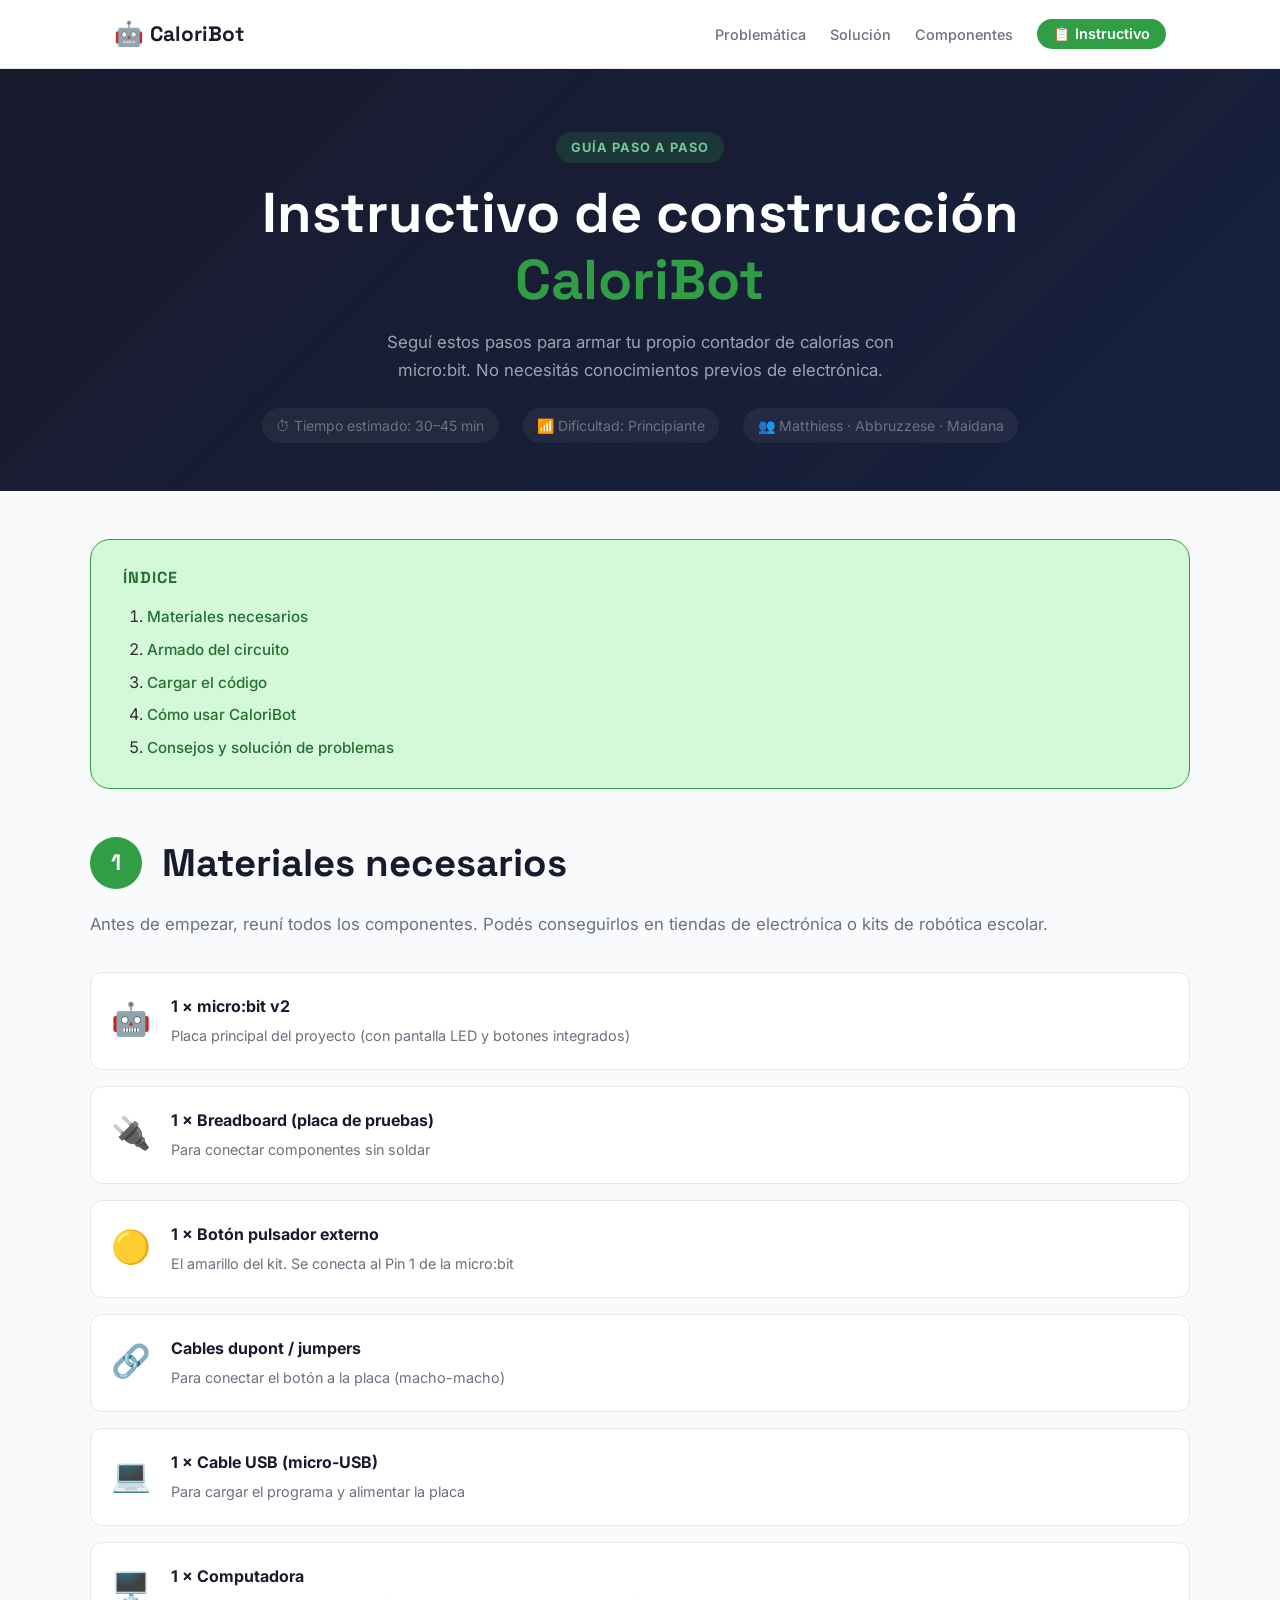
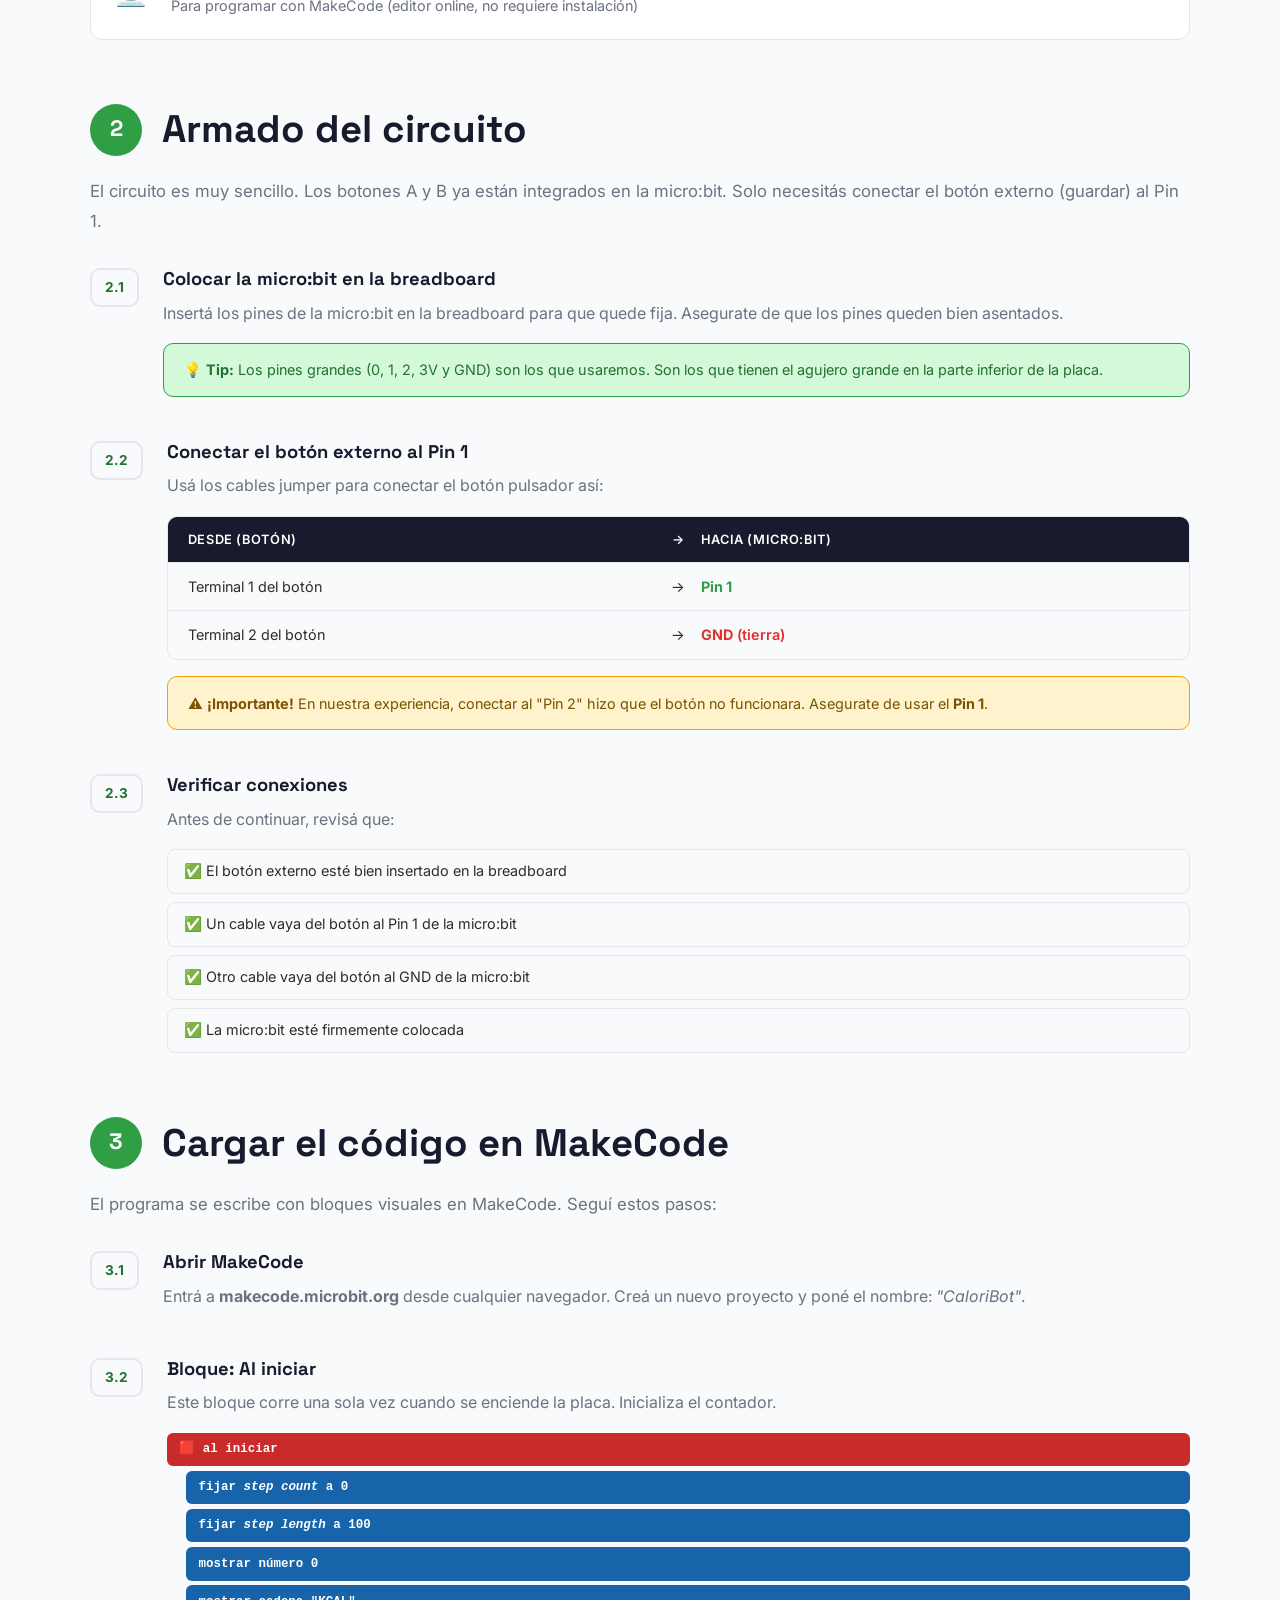
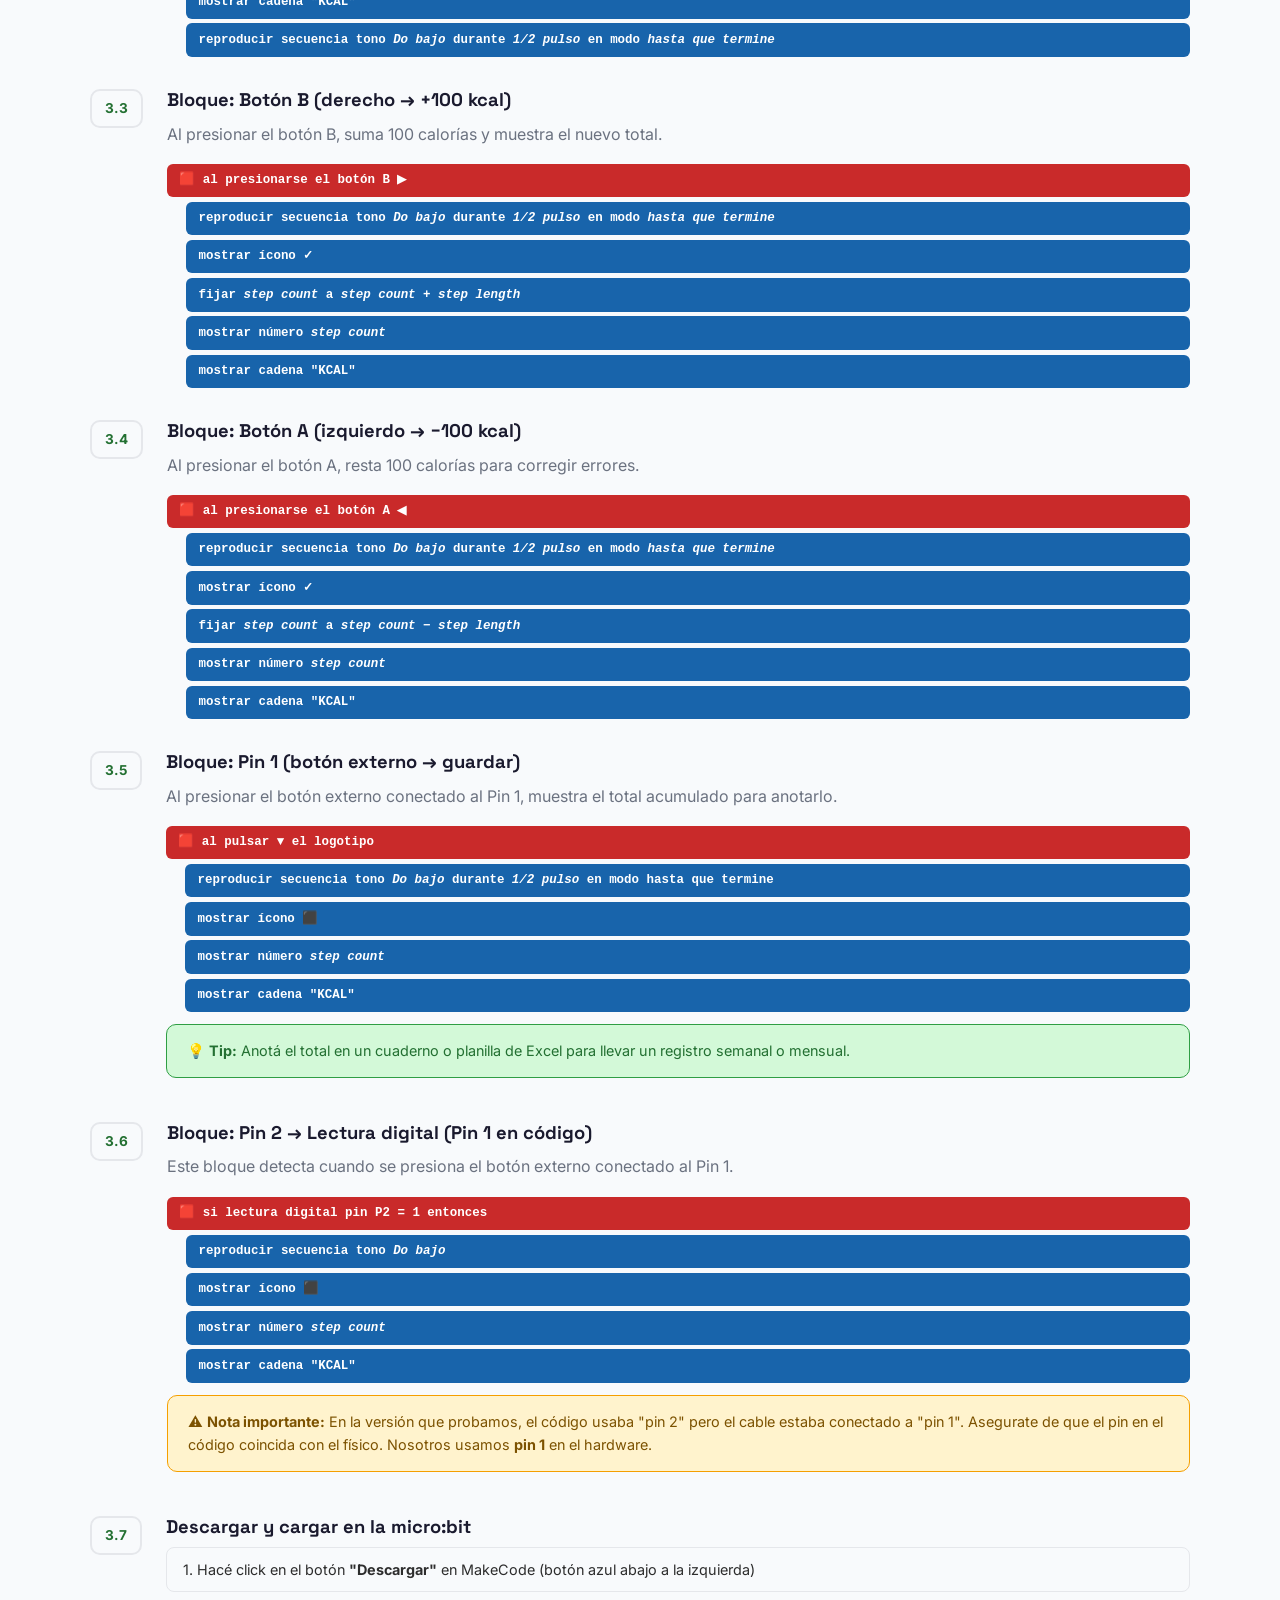
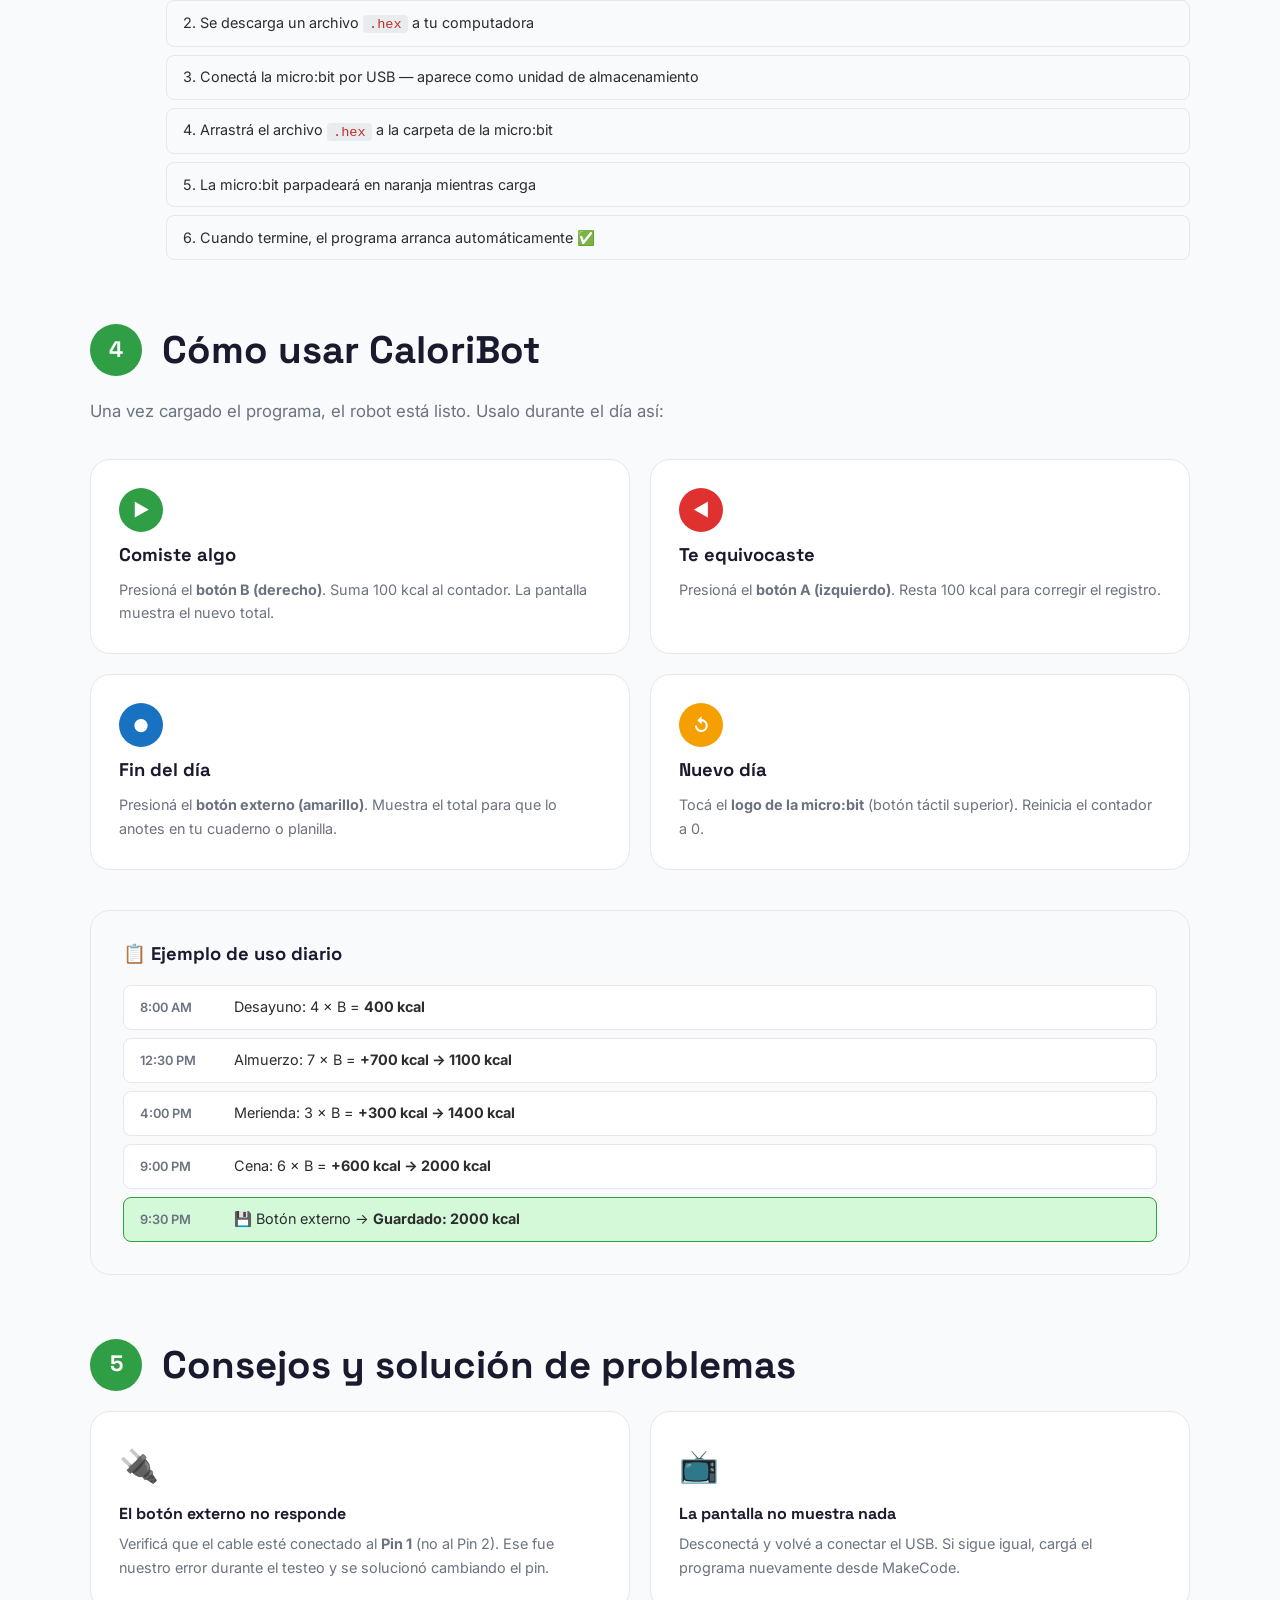
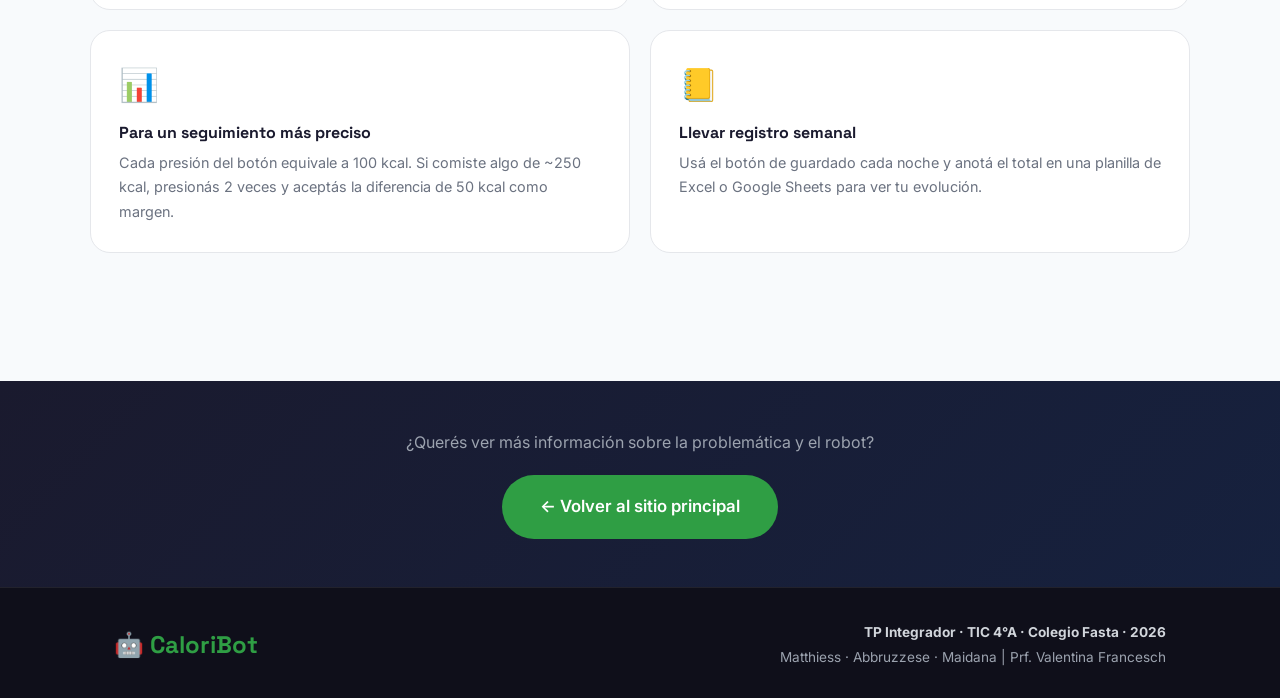
<file: instructivo.html>
<!DOCTYPE html>
<html lang="es">
<head>
  <meta charset="UTF-8" />
  <meta name="viewport" content="width=device-width, initial-scale=1.0" />
  <title>Instructivo · CaloriBot</title>
  <link rel="stylesheet" href="styles.css" />
<link rel="stylesheet" href="instructivo.css" />
  <link href="https://fonts.googleapis.com/css2?family=Inter:wght@300;400;500;600;700;800&family=Space+Grotesk:wght@500;700&display=swap" rel="stylesheet" />
</head>
<body>

  <header class="header" id="header">
    <nav class="nav container">
      <a href="index.html" class="nav__logo">
        <span class="logo-icon">🤖</span> CaloriBot
      </a>
      <ul class="nav__menu" id="nav-menu">
        <li><a href="index.html#problema" class="nav__link">Problemática</a></li>
        <li><a href="index.html#solucion" class="nav__link">Solución</a></li>
        <li><a href="index.html#componentes" class="nav__link">Componentes</a></li>
        <li><a href="instructivo.html" class="nav__link instructivo-btn">📋 Instructivo</a></li>
      </ul>
      <button class="nav__toggle" id="nav-toggle" aria-label="Abrir menú">☰</button>
    </nav>
  </header>

  <main class="instructivo-main">

    <!-- PORTADA -->

    <section class="inst-hero">
      <div class="container inst-hero__content">
        <span class="section__tag">Guía paso a paso</span>
        <h1>Instructivo de construcción<br/><span class="highlight">CaloriBot</span></h1>
        <p class="inst-hero__sub">
          Seguí estos pasos para armar tu propio contador de calorías con micro:bit.
          No necesitás conocimientos previos de electrónica.
        </p>
        <div class="inst-hero__meta">
          <span>⏱ Tiempo estimado: 30–45 min</span>
          <span>📶 Dificultad: Principiante</span>
          <span>👥 Matthiess · Abbruzzese · Maidana</span>
        </div>
      </div>
    </section>

    <div class="container inst-body">

      <!-- ÍNDICE -->
      <nav class="inst-index" aria-label="Índice del instructivo">
        <h2>Índice</h2>
        <ol>
          <li><a href="#materiales">Materiales necesarios</a></li>
          <li><a href="#circuito">Armado del circuito</a></li>
          <li><a href="#codigo">Cargar el código</a></li>
          <li><a href="#uso">Cómo usar CaloriBot</a></li>
          <li><a href="#tips">Consejos y solución de problemas</a></li>
        </ol>
      </nav>

      <!-- PASO 1: MATERIALES -->
      <section class="inst-step" id="materiales">
        <div class="inst-step__header">
          <div class="step-num">1</div>
          <h2>Materiales necesarios</h2>
        </div>
        <p class="step-desc">
          Antes de empezar, reuní todos los componentes. Podés conseguirlos en tiendas de electrónica o kits de robótica escolar.
        </p>
        <div class="materiales-grid">
          <div class="material-item">
            <div class="mat-icon">🤖</div>
            <div>
              <strong>1 × micro:bit v2</strong>
              <span>Placa principal del proyecto (con pantalla LED y botones integrados)</span>
            </div>
          </div>
          <div class="material-item">
            <div class="mat-icon">🔌</div>
            <div>
              <strong>1 × Breadboard (placa de pruebas)</strong>
              <span>Para conectar componentes sin soldar</span>
            </div>
          </div>
          <div class="material-item">
            <div class="mat-icon">🟡</div>
            <div>
              <strong>1 × Botón pulsador externo</strong>
              <span>El amarillo del kit. Se conecta al Pin 1 de la micro:bit</span>
            </div>
          </div>
          <div class="material-item">
            <div class="mat-icon">🔗</div>
            <div>
              <strong>Cables dupont / jumpers</strong>
              <span>Para conectar el botón a la placa (macho-macho)</span>
            </div>
          </div>
          <div class="material-item">
            <div class="mat-icon">💻</div>
            <div>
              <strong>1 × Cable USB (micro-USB)</strong>
              <span>Para cargar el programa y alimentar la placa</span>
            </div>
          </div>
          <div class="material-item">
            <div class="mat-icon">🖥️</div>
            <div>
              <strong>1 × Computadora</strong>
              <span>Para programar con MakeCode (editor online, no requiere instalación)</span>
            </div>
          </div>
        </div>
      </section>

      <!-- PASO 2: CIRCUITO -->
      <section class="inst-step" id="circuito">
        <div class="inst-step__header">
          <div class="step-num">2</div>
          <h2>Armado del circuito</h2>
        </div>
        <p class="step-desc">
          El circuito es muy sencillo. Los botones A y B ya están integrados en la micro:bit.
          Solo necesitás conectar el botón externo (guardar) al Pin 1.
        </p>

        <div class="sub-steps">
          <div class="sub-step">
            <div class="sub-step__num">2.1</div>
            <div class="sub-step__content">
              <h3>Colocar la micro:bit en la breadboard</h3>
              <p>
                Insertá los pines de la micro:bit en la breadboard para que quede fija.
                Asegurate de que los pines queden bien asentados.
              </p>
              <div class="tip-box">
                💡 <strong>Tip:</strong> Los pines grandes (0, 1, 2, 3V y GND) son los que usaremos.
                Son los que tienen el agujero grande en la parte inferior de la placa.
              </div>
            </div>
          </div>

          <div class="sub-step">
            <div class="sub-step__num">2.2</div>
            <div class="sub-step__content">
              <h3>Conectar el botón externo al Pin 1</h3>
              <p>Usá los cables jumper para conectar el botón pulsador así:</p>
              <div class="conexion-tabla">
                <div class="conexion-row conexion-row--header">
                  <span>Desde (botón)</span>
                  <span>→</span>
                  <span>Hacia (micro:bit)</span>
                </div>
                <div class="conexion-row">
                  <span>Terminal 1 del botón</span>
                  <span>→</span>
                  <span class="dest dest--pin"><strong>Pin 1</strong></span>
                </div>
                <div class="conexion-row">
                  <span>Terminal 2 del botón</span>
                  <span>→</span>
                  <span class="dest dest--gnd"><strong>GND</strong> (tierra)</span>
                </div>
              </div>
              <div class="warning-box">
                ⚠️ <strong>¡Importante!</strong> En nuestra experiencia, conectar al "Pin 2" hizo que el botón no funcionara.
                Asegurate de usar el <strong>Pin 1</strong>.
              </div>
            </div>
          </div>

          <div class="sub-step">
            <div class="sub-step__num">2.3</div>
            <div class="sub-step__content">
              <h3>Verificar conexiones</h3>
              <p>Antes de continuar, revisá que:</p>
              <ul class="check-list">
                <li>✅ El botón externo esté bien insertado en la breadboard</li>
                <li>✅ Un cable vaya del botón al Pin 1 de la micro:bit</li>
                <li>✅ Otro cable vaya del botón al GND de la micro:bit</li>
                <li>✅ La micro:bit esté firmemente colocada</li>
              </ul>
            </div>
          </div>
        </div>
      </section>

      <!-- PASO 3: CÓDIGO -->
      <section class="inst-step" id="codigo">
        <div class="inst-step__header">
          <div class="step-num">3</div>
          <h2>Cargar el código en MakeCode</h2>
        </div>
        <p class="step-desc">
          El programa se escribe con bloques visuales en MakeCode. Seguí estos pasos:
        </p>

        <div class="sub-steps">
          <div class="sub-step">
            <div class="sub-step__num">3.1</div>
            <div class="sub-step__content">
              <h3>Abrir MakeCode</h3>
              <p>
                Entrá a <strong>makecode.microbit.org</strong> desde cualquier navegador.
                Creá un nuevo proyecto y poné el nombre: <em>"CaloriBot"</em>.
              </p>
            </div>
          </div>

          <div class="sub-step">
            <div class="sub-step__num">3.2</div>
            <div class="sub-step__content">
              <h3>Bloque: Al iniciar</h3>
              <p>Este bloque corre una sola vez cuando se enciende la placa. Inicializa el contador.</p>
              <div class="code-blocks-visual">
                <div class="block block--event">🟥 al iniciar</div>
                <div class="block block--action">fijar <em>step count</em> a <strong>0</strong></div>
                <div class="block block--action">fijar <em>step length</em> a <strong>100</strong></div>
                <div class="block block--action">mostrar número <strong>0</strong></div>
                <div class="block block--action">mostrar cadena <strong>"KCAL"</strong></div>
                <div class="block block--action">reproducir secuencia tono <em>Do bajo</em> durante <em>1/2 pulso</em> en modo <em>hasta que termine</em></div>
              </div>
            </div>
          </div>

          <div class="sub-step">
            <div class="sub-step__num">3.3</div>
            <div class="sub-step__content">
              <h3>Bloque: Botón B (derecho → +100 kcal)</h3>
              <p>Al presionar el botón B, suma 100 calorías y muestra el nuevo total.</p>
              <div class="code-blocks-visual">
                <div class="block block--event">🟥 al presionarse el botón B ▶</div>
                <div class="block block--action">reproducir secuencia tono <em>Do bajo</em> durante <em>1/2 pulso</em> en modo <em>hasta que termine</em></div>
                <div class="block block--action">mostrar ícono <strong>✓</strong></div>
                <div class="block block--action">fijar <em>step count</em> a <em>step count</em> + <em>step length</em></div>
                <div class="block block--action">mostrar número <em>step count</em></div>
                <div class="block block--action">mostrar cadena <strong>"KCAL"</strong></div>
              </div>
            </div>
          </div>

          <div class="sub-step">
            <div class="sub-step__num">3.4</div>
            <div class="sub-step__content">
              <h3>Bloque: Botón A (izquierdo → −100 kcal)</h3>
              <p>Al presionar el botón A, resta 100 calorías para corregir errores.</p>
              <div class="code-blocks-visual">
                <div class="block block--event">🟥 al presionarse el botón A ◀</div>
                <div class="block block--action">reproducir secuencia tono <em>Do bajo</em> durante <em>1/2 pulso</em> en modo <em>hasta que termine</em></div>
                <div class="block block--action">mostrar ícono <strong>✓</strong></div>
                <div class="block block--action">fijar <em>step count</em> a <em>step count</em> − <em>step length</em></div>
                <div class="block block--action">mostrar número <em>step count</em></div>
                <div class="block block--action">mostrar cadena <strong>"KCAL"</strong></div>
              </div>
            </div>
          </div>

          <div class="sub-step">
            <div class="sub-step__num">3.5</div>
            <div class="sub-step__content">
              <h3>Bloque: Pin 1 (botón externo → guardar)</h3>
              <p>Al presionar el botón externo conectado al Pin 1, muestra el total acumulado para anotarlo.</p>
              <div class="code-blocks-visual">
                <div class="block block--event">🟥 al pulsar ▼ el logotipo</div>
                <div class="block block--action">reproducir secuencia tono <em>Do bajo</em> durante <em>1/2 pulso</em> en modo hasta que termine</div>
                <div class="block block--action">mostrar ícono <strong>⬛</strong></div>
                <div class="block block--action">mostrar número <em>step count</em></div>
                <div class="block block--action">mostrar cadena <strong>"KCAL"</strong></div>
              </div>
              <div class="tip-box">
                💡 <strong>Tip:</strong> Anotá el total en un cuaderno o planilla de Excel para llevar un registro semanal o mensual.
              </div>
            </div>
          </div>

          <div class="sub-step">
            <div class="sub-step__num">3.6</div>
            <div class="sub-step__content">
              <h3>Bloque: Pin 2 → Lectura digital (Pin 1 en código)</h3>
              <p>Este bloque detecta cuando se presiona el botón externo conectado al Pin 1.</p>
              <div class="code-blocks-visual">
                <div class="block block--event">🟥 si lectura digital pin P2 = 1 entonces</div>
                <div class="block block--action">reproducir secuencia tono <em>Do bajo</em></div>
                <div class="block block--action">mostrar ícono <strong>⬛</strong></div>
                <div class="block block--action">mostrar número <em>step count</em></div>
                <div class="block block--action">mostrar cadena <strong>"KCAL"</strong></div>
              </div>
              <div class="warning-box">
                ⚠️ <strong>Nota importante:</strong> En la versión que probamos, el código usaba "pin 2" pero el cable estaba conectado a "pin 1".
                Asegurate de que el pin en el código coincida con el físico. Nosotros usamos <strong>pin 1</strong> en el hardware.
              </div>
            </div>
          </div>

          <div class="sub-step">
            <div class="sub-step__num">3.7</div>
            <div class="sub-step__content">
              <h3>Descargar y cargar en la micro:bit</h3>
              <ul class="check-list">
                <li>1. Hacé click en el botón <strong>"Descargar"</strong> en MakeCode (botón azul abajo a la izquierda)</li>
                <li>2. Se descarga un archivo <code>.hex</code> a tu computadora</li>
                <li>3. Conectá la micro:bit por USB — aparece como unidad de almacenamiento</li>
                <li>4. Arrastrá el archivo <code>.hex</code> a la carpeta de la micro:bit</li>
                <li>5. La micro:bit parpadeará en naranja mientras carga</li>
                <li>6. Cuando termine, el programa arranca automáticamente ✅</li>
              </ul>
            </div>
          </div>
        </div>
      </section>

      <!-- PASO 4: USO -->
      <section class="inst-step" id="uso">
        <div class="inst-step__header">
          <div class="step-num">4</div>
          <h2>Cómo usar CaloriBot</h2>
        </div>
        <p class="step-desc">
          Una vez cargado el programa, el robot está listo. Usalo durante el día así:
        </p>

        <div class="uso-cards">
          <div class="uso-card">
            <div class="uso-num uso--green">▶</div>
            <h3>Comiste algo</h3>
            <p>Presioná el <strong>botón B (derecho)</strong>. Suma 100 kcal al contador. La pantalla muestra el nuevo total.</p>
          </div>
          <div class="uso-card">
            <div class="uso-num uso--red">◀</div>
            <h3>Te equivocaste</h3>
            <p>Presioná el <strong>botón A (izquierdo)</strong>. Resta 100 kcal para corregir el registro.</p>
          </div>
          <div class="uso-card">
            <div class="uso-num uso--blue">●</div>
            <h3>Fin del día</h3>
            <p>Presioná el <strong>botón externo (amarillo)</strong>. Muestra el total para que lo anotes en tu cuaderno o planilla.</p>
          </div>
          <div class="uso-card">
            <div class="uso-num uso--orange">↺</div>
            <h3>Nuevo día</h3>
            <p>Tocá el <strong>logo de la micro:bit</strong> (botón táctil superior). Reinicia el contador a 0.</p>
          </div>
        </div>

        <div class="ejemplo-uso">
          <h3>📋 Ejemplo de uso diario</h3>
          <div class="uso-timeline">
            <div class="tl-item">
              <span class="tl-hora">8:00 AM</span>
              <span class="tl-accion">Desayuno: 4 × B = <strong>400 kcal</strong></span>
            </div>
            <div class="tl-item">
              <span class="tl-hora">12:30 PM</span>
              <span class="tl-accion">Almuerzo: 7 × B = <strong>+700 kcal → 1100 kcal</strong></span>
            </div>
            <div class="tl-item">
              <span class="tl-hora">4:00 PM</span>
              <span class="tl-accion">Merienda: 3 × B = <strong>+300 kcal → 1400 kcal</strong></span>
            </div>
            <div class="tl-item">
              <span class="tl-hora">9:00 PM</span>
              <span class="tl-accion">Cena: 6 × B = <strong>+600 kcal → 2000 kcal</strong></span>
            </div>
            <div class="tl-item tl-item--save">
              <span class="tl-hora">9:30 PM</span>
              <span class="tl-accion">💾 Botón externo → <strong>Guardado: 2000 kcal</strong></span>
            </div>
          </div>
        </div>
      </section>

      <!-- PASO 5: TIPS -->
      <section class="inst-step" id="tips">
        <div class="inst-step__header">
          <div class="step-num">5</div>
          <h2>Consejos y solución de problemas</h2>
        </div>

        <div class="tips-grid">
          <div class="tip-card">
            <span class="tip-emoji">🔌</span>
            <h3>El botón externo no responde</h3>
            <p>Verificá que el cable esté conectado al <strong>Pin 1</strong> (no al Pin 2). Ese fue nuestro error durante el testeo y se solucionó cambiando el pin.</p>
          </div>
          <div class="tip-card">
            <span class="tip-emoji">📺</span>
            <h3>La pantalla no muestra nada</h3>
            <p>Desconectá y volvé a conectar el USB. Si sigue igual, cargá el programa nuevamente desde MakeCode.</p>
          </div>
          <div class="tip-card">
            <span class="tip-emoji">📊</span>
            <h3>Para un seguimiento más preciso</h3>
            <p>Cada presión del botón equivale a 100 kcal. Si comiste algo de ~250 kcal, presionás 2 veces y aceptás la diferencia de 50 kcal como margen.</p>
          </div>
          <div class="tip-card">
            <span class="tip-emoji">📒</span>
            <h3>Llevar registro semanal</h3>
            <p>Usá el botón de guardado cada noche y anotá el total en una planilla de Excel o Google Sheets para ver tu evolución.</p>
          </div>
        </div>
      </section>

    </div><!-- /container -->

    <!-- CTA volver -->
    <div class="inst-footer-cta">
      <div class="container" style="text-align:center">
        <p>¿Querés ver más información sobre la problemática y el robot?</p>
        <a href="index.html" class="btn btn--primary btn--large">← Volver al sitio principal</a>
      </div>
    </div>

  </main>

  <footer class="footer">
    <div class="container footer__content">
      <div class="footer__logo">🤖 CaloriBot</div>
      <div class="footer__info">
        <p><strong>TP Integrador · TIC 4°A · Colegio Fasta · 2026</strong></p>
        <p>Matthiess · Abbruzzese · Maidana | Prf. Valentina Francesch</p>
      </div>
    </div>
  </footer>

  <script src="nav.js"></script>
</body>
</html>
</file>
<file: styles.css>
/* =============================================
   CaloriBot · Sitio Web TP Integrador
   Matthiess, Abbruzzese y Maidana · 2026
   ============================================= */

/* --- Reset & Base --- */
*, *::before, *::after { box-sizing: border-box; margin: 0; padding: 0; }

:root {
  --clr-primary: #2f9e44;
  --clr-primary-dark: #237032;
  --clr-primary-light: #d3f9d8;
  --clr-accent: #f59f00;
  --clr-accent-light: #fff3bf;
  --clr-danger: #e03131;
  --clr-blue: #1971c2;
  --clr-blue-light: #dbe4ff;
  --clr-dark: #1a1a2e;
  --clr-text: #2d2d2d;
  --clr-text-light: #6b7280;
  --clr-bg: #f8fafc;
  --clr-white: #ffffff;
  --clr-border: #e5e7eb;
  --radius: 12px;
  --radius-lg: 20px;
  --shadow: 0 4px 24px rgba(0,0,0,.08);
  --shadow-lg: 0 12px 48px rgba(0,0,0,.12);
  --transition: .25s ease;
  --font-body: 'Inter', sans-serif;
  --font-heading: 'Space Grotesk', sans-serif;
}

html { scroll-behavior: smooth; }

body {
  font-family: var(--font-body);
  color: var(--clr-text);
  background: var(--clr-bg);
  line-height: 1.65;
  font-size: 16px;
}

/* --- Typography --- */
h1, h2, h3 { font-family: var(--font-heading); line-height: 1.2; }
h1 { font-size: clamp(2rem, 5vw, 3.5rem); }
h2 { font-size: clamp(1.6rem, 3vw, 2.4rem); }
h3 { font-size: 1.15rem; }

a { text-decoration: none; color: inherit; }

/* --- Utilities --- */
.container { max-width: 1100px; margin: 0 auto; padding: 0 1.5rem; }
.section { padding: 5rem 0; }

.section__header { text-align: center; margin-bottom: 3.5rem; }
.section__tag {
  display: inline-block;
  background: var(--clr-primary-light);
  color: var(--clr-primary-dark);
  font-size: .8rem;
  font-weight: 700;
  letter-spacing: .08em;
  text-transform: uppercase;
  padding: .3rem .9rem;
  border-radius: 50px;
  margin-bottom: 1rem;
}
.section__title { color: var(--clr-dark); margin-bottom: .75rem; }
.section__subtitle { color: var(--clr-text-light); max-width: 640px; margin: 0 auto; font-size: 1.05rem; }

/* --- Buttons --- */
.btn {
  display: inline-flex; align-items: center; gap: .5rem;
  padding: .75rem 1.75rem;
  border-radius: 50px;
  font-weight: 600;
  font-size: .95rem;
  cursor: pointer;
  transition: var(--transition);
  border: 2px solid transparent;
}
.btn--primary { background: var(--clr-primary); color: #fff; }
.btn--primary:hover { background: var(--clr-primary-dark); transform: translateY(-2px); box-shadow: 0 8px 24px rgba(47,158,68,.35); }
.btn--outline { background: transparent; color: var(--clr-primary); border-color: var(--clr-primary); }
.btn--outline:hover { background: var(--clr-primary); color: #fff; transform: translateY(-2px); }
.btn--large { padding: 1rem 2.25rem; font-size: 1.05rem; }

/* =============================================
   HEADER / NAV
   ============================================= */
.header {
  position: fixed; top: 0; width: 100%; z-index: 100;
  background: rgba(255,255,255,.92);
  backdrop-filter: blur(12px);
  border-bottom: 1px solid var(--clr-border);
  transition: var(--transition);
}
.header.scrolled { box-shadow: var(--shadow); }

.nav {
  display: flex; align-items: center; justify-content: space-between;
  height: 68px;
}
.nav__logo {
  font-family: var(--font-heading);
  font-weight: 700;
  font-size: 1.3rem;
  color: var(--clr-dark);
  display: flex; align-items: center; gap: .4rem;
}
.logo-icon { font-size: 1.5rem; }

.nav__menu {
  display: flex; align-items: center; gap: 1.5rem;
  list-style: none;
}
.nav__link {
  font-size: .9rem;
  font-weight: 500;
  color: var(--clr-text-light);
  transition: color var(--transition);
  padding: .3rem 0;
  position: relative;
}
.nav__link::after {
  content: '';
  position: absolute; bottom: -2px; left: 0;
  width: 0; height: 2px;
  background: var(--clr-primary);
  transition: width var(--transition);
}
.nav__link:hover { color: var(--clr-primary); }
.nav__link:hover::after { width: 100%; }

.instructivo-btn {
  background: var(--clr-primary);
  color: #fff !important;
  padding: .4rem 1rem;
  border-radius: 50px;
  font-weight: 600;
}
.instructivo-btn::after { display: none; }
.instructivo-btn:hover { background: var(--clr-primary-dark); }

.nav__toggle { display: none; background: none; border: none; font-size: 1.5rem; cursor: pointer; }

/* =============================================
   HERO
   ============================================= */
.hero {
  min-height: 100vh;
  padding-top: 68px;
  display: flex; align-items: center;
  background: linear-gradient(135deg, #f0fdf4 0%, #fff 50%, #eff6ff 100%);
  position: relative; overflow: hidden;
}
.hero__bg-shapes { position: absolute; inset: 0; pointer-events: none; }
.shape {
  position: absolute; border-radius: 50%;
  opacity: .08;
}
.shape--1 { width: 600px; height: 600px; background: var(--clr-primary); top: -200px; right: -200px; }
.shape--2 { width: 300px; height: 300px; background: var(--clr-accent); bottom: -100px; left: -100px; }
.shape--3 { width: 200px; height: 200px; background: var(--clr-blue); top: 50%; left: 20%; }

.hero__content {
  display: grid; grid-template-columns: 1fr 1fr; gap: 4rem;
  align-items: center; padding-top: 3rem; padding-bottom: 3rem;
}
.hero__badge {
  display: inline-block;
  background: var(--clr-primary-light);
  color: var(--clr-primary-dark);
  font-size: .8rem; font-weight: 600;
  padding: .35rem 1rem; border-radius: 50px;
  margin-bottom: 1.25rem;
}
.hero__title { color: var(--clr-dark); margin-bottom: 1.25rem; }
.highlight { color: var(--clr-primary); position: relative; }
.hero__subtitle { color: var(--clr-text-light); font-size: 1.1rem; margin-bottom: 2rem; max-width: 480px; }
.hero__cta { display: flex; gap: 1rem; flex-wrap: wrap; }

/* Simulador micro:bit */
.microbit-card {
  background: #1a1a2e;
  border-radius: 20px;
  padding: 2rem;
  box-shadow: var(--shadow-lg), 0 0 60px rgba(47,158,68,.15);
  display: flex; flex-direction: column; align-items: center; gap: 1.25rem;
  max-width: 320px;
  margin: 0 auto;
  animation: float 4s ease-in-out infinite;
}
@keyframes float {
  0%, 100% { transform: translateY(0); }
  50% { transform: translateY(-12px); }
}
.microbit-screen {
  width: 100%; background: #0a0a1a; border-radius: 10px;
  padding: 1.5rem; display: flex; align-items: center; justify-content: center;
  border: 2px solid #2f9e44;
  min-height: 100px;
}
.microbit-display { text-align: center; }
.calorie-count {
  display: block; font-size: 3rem; font-weight: 800;
  color: #2f9e44; font-family: 'Courier New', monospace;
  line-height: 1;
}
.kcal-label { color: #666; font-size: .8rem; letter-spacing: .1em; }

.microbit-buttons { display: flex; align-items: center; gap: 1.5rem; width: 100%; justify-content: space-between; }
.mb-btn {
  background: #2d2d4e; color: #fff;
  border: 1px solid #444; border-radius: 8px;
  padding: .6rem .9rem; cursor: pointer;
  font-size: .8rem; font-weight: 600;
  transition: var(--transition);
}
.mb-btn--left:hover { background: var(--clr-danger); border-color: var(--clr-danger); }
.mb-btn--right:hover { background: var(--clr-primary); border-color: var(--clr-primary); }
.mb-logo {
  width: 40px; height: 40px; border-radius: 50%;
  background: #2d2d4e; border: 1px solid #666;
  display: flex; align-items: center; justify-content: center;
  font-size: 1.1rem; cursor: pointer; transition: var(--transition);
  color: #aaa;
}
.mb-logo:hover { background: var(--clr-accent); color: #fff; border-color: var(--clr-accent); }
.mb-btn--center {
  width: 100%; background: #0a3d20; color: #2f9e44;
  border: 1px solid #2f9e44; border-radius: 8px;
  padding: .6rem; cursor: pointer;
  font-size: .85rem; font-weight: 600; transition: var(--transition);
}
.mb-btn--center:hover { background: var(--clr-primary); color: #fff; }
.mb-label { color: #555; font-size: .7rem; text-align: center; }

/* Toast notif */
.toast {
  position: fixed; bottom: 2rem; right: 2rem;
  background: var(--clr-dark); color: #fff;
  padding: .8rem 1.5rem; border-radius: 50px;
  font-size: .9rem; font-weight: 500;
  transform: translateY(100px); opacity: 0;
  transition: .4s ease;
  z-index: 999;
}
.toast.show { transform: translateY(0); opacity: 1; }

/* =============================================
   PROBLEMA
   ============================================= */
.problema { background: var(--clr-white); }
.problema__cards {
  display: grid; grid-template-columns: repeat(3, 1fr); gap: 1.5rem;
  margin-bottom: 3rem;
}
.problem-card {
  background: var(--clr-bg);
  border: 1px solid var(--clr-border);
  border-radius: var(--radius-lg);
  padding: 2rem;
  text-align: center;
  transition: var(--transition);
}
.problem-card:hover { transform: translateY(-6px); box-shadow: var(--shadow); }
.problem-card__icon { font-size: 2.5rem; margin-bottom: 1rem; display: block; }
.problem-card h3 { color: var(--clr-dark); margin-bottom: .75rem; }
.problem-card p { color: var(--clr-text-light); font-size: .95rem; }

.problema__ejemplo { margin-bottom: 3rem; }
.ejemplo-card {
  display: flex; gap: 1.5rem; align-items: flex-start;
  background: var(--clr-accent-light);
  border: 1px solid var(--clr-accent);
  border-radius: var(--radius-lg);
  padding: 2rem;
}
.ejemplo-icon { font-size: 2.5rem; flex-shrink: 0; }
.ejemplo-content h3 { color: var(--clr-dark); margin-bottom: .5rem; }
.ejemplo-content p { color: var(--clr-text); line-height: 1.7; }

.stats-row {
  display: grid; grid-template-columns: repeat(3, 1fr); gap: 1.5rem;
}
.stat-item {
  text-align: center;
  background: var(--clr-bg);
  border: 1px solid var(--clr-border);
  border-radius: var(--radius);
  padding: 1.75rem 1rem;
}
.stat-num {
  display: block; font-size: 2.5rem; font-weight: 800;
  color: var(--clr-primary); font-family: var(--font-heading);
  line-height: 1; margin-bottom: .5rem;
}
.stat-desc { color: var(--clr-text-light); font-size: .9rem; }

/* =============================================
   SOLUCIÓN
   ============================================= */
.solucion {
  background: linear-gradient(180deg, var(--clr-bg) 0%, #f0fdf4 100%);
}
.solucion__grid {
  display: grid; grid-template-columns: 1.2fr 1fr; gap: 4rem;
  align-items: start; margin-bottom: 2.5rem;
}
.solucion__parrafo { color: var(--clr-text-light); margin-bottom: 2rem; font-size: 1.05rem; line-height: 1.8; }
.botones-lista { display: flex; flex-direction: column; gap: 1rem; }
.boton-item {
  display: flex; flex-direction: column; gap: .3rem;
  background: var(--clr-white);
  border: 1px solid var(--clr-border);
  border-radius: var(--radius);
  padding: 1.25rem;
}
.boton-item p { color: var(--clr-text-light); font-size: .9rem; }
.boton-badge {
  display: inline-block; padding: .25rem .75rem;
  border-radius: 50px; font-size: .78rem; font-weight: 700;
  align-self: flex-start;
}
.badge--green { background: var(--clr-primary-light); color: var(--clr-primary-dark); }
.badge--red { background: #ffe3e3; color: var(--clr-danger); }
.badge--blue { background: var(--clr-blue-light); color: var(--clr-blue); }
.badge--orange { background: var(--clr-accent-light); color: #c97000; }

/* Robot diagram */
.robot-diagram {
  background: var(--clr-dark);
  border-radius: var(--radius-lg);
  padding: 2rem;
  color: #fff;
  position: sticky; top: 90px;
}
.dm-screen {
  background: #0a3d20; border: 2px solid var(--clr-primary);
  border-radius: 8px; padding: 1rem;
  text-align: center; color: var(--clr-primary);
  font-size: .85rem; font-weight: 600; margin-bottom: 1rem;
}
.dm-buttons {
  display: flex; align-items: center; justify-content: space-between;
  margin-bottom: 1rem;
}
.dm-btn {
  background: #2d2d4e; border: 1px solid #555;
  border-radius: 8px; padding: .6rem 1rem;
  text-align: center; font-size: .8rem; font-weight: 600;
  cursor: default;
}
.dm-btn--a { color: var(--clr-danger); border-color: var(--clr-danger); }
.dm-btn--b { color: var(--clr-primary); border-color: var(--clr-primary); }
.dm-logo { font-size: 1.5rem; }
.dm-pin {
  background: #2d2d4e; border: 1px dashed #555;
  border-radius: 8px; padding: .6rem;
  text-align: center; font-size: .8rem; color: var(--clr-accent);
  margin-bottom: 1rem;
}
.dm-label { text-align: center; color: #666; font-size: .75rem; margin-bottom: 1rem; }
.diagram-arrows { display: flex; flex-direction: column; gap: .5rem; }
.d-arrow {
  background: #12122a; border-radius: 8px;
  padding: .6rem .9rem; font-size: .8rem; color: #aaa;
}

.target-box {
  display: flex; gap: 1.5rem; align-items: flex-start;
  background: var(--clr-primary-light);
  border: 1px solid var(--clr-primary);
  border-radius: var(--radius-lg);
  padding: 2rem;
}
.target-icon { font-size: 2.5rem; flex-shrink: 0; }
.target-box h3 { color: var(--clr-dark); margin-bottom: .5rem; }
.target-box p { color: var(--clr-text); line-height: 1.7; }

/* =============================================
   PROTOTIPO
   ============================================= */
.prototipo { background: var(--clr-white); }
.prototipo__grid {
  display: grid; grid-template-columns: 1fr 1.3fr; gap: 3rem; align-items: start;
}
.foto-placeholder {
  background: var(--clr-bg);
  border: 2px dashed var(--clr-border);
  border-radius: var(--radius-lg);
  min-height: 300px;
  display: flex; align-items: center; justify-content: center;
  overflow: hidden;
}
.foto-placeholder img { width: 100%; height: 100%; object-fit: cover; border-radius: var(--radius-lg); }
.foto-placeholder--img {
  border: none;
  background: transparent;
  box-shadow: var(--shadow-lg);
}
.foto-placeholder--img img {
  width: 100%;
  height: 420px;
  object-fit: cover;
  object-position: center top;
  border-radius: var(--radius-lg);
  display: block;
}
.foto-inner { text-align: center; color: var(--clr-text-light); padding: 2rem; }
.foto-emoji { font-size: 3rem; display: block; margin-bottom: 1rem; }
.foto-caption { font-size: .85rem; color: var(--clr-text-light); text-align: center; margin-top: 1rem; }

.makecode-box, .testeo-box {
  background: var(--clr-bg);
  border: 1px solid var(--clr-border);
  border-radius: var(--radius-lg);
  padding: 1.75rem;
  margin-bottom: 1.5rem;
}
.makecode-box h3, .testeo-box h3 { color: var(--clr-dark); margin-bottom: .75rem; }
.makecode-box p, .testeo-box p { color: var(--clr-text-light); font-size: .95rem; margin-bottom: 1rem; }

.code-blocks-visual { display: flex; flex-direction: column; gap: .3rem; }
.block {
  padding: .4rem .8rem;
  border-radius: 6px;
  font-size: .78rem;
  font-weight: 600;
  font-family: 'Courier New', monospace;
}
.block--event { background: #c92a2a; color: #fff; }
.block--action { background: #1864ab; color: #fff; margin-left: 1.2rem; }
.mt { margin-top: .5rem; }

.bug-box {
  background: #fff3cd; border: 1px solid var(--clr-accent);
  border-radius: 10px; padding: 1rem;
}
.bug-label { font-weight: 700; color: #9c6400; display: block; margin-bottom: .4rem; }
.bug-box p { color: #7c5200; font-size: .9rem; margin: 0; }

/* =============================================
   COMPONENTES
   ============================================= */
.componentes {
  background: linear-gradient(180deg, #f0fdf4 0%, var(--clr-bg) 100%);
}
.componentes__grid {
  display: grid; grid-template-columns: repeat(3, 1fr); gap: 1.5rem;
}
.componente-card {
  background: var(--clr-white);
  border: 1px solid var(--clr-border);
  border-radius: var(--radius-lg);
  padding: 2rem;
  text-align: center;
  transition: var(--transition);
}
.componente-card:hover { transform: translateY(-6px); box-shadow: var(--shadow); border-color: var(--clr-primary); }
.comp-icon { font-size: 2.5rem; display: block; margin-bottom: 1rem; }
.componente-card h3 { color: var(--clr-dark); margin-bottom: .3rem; }
.comp-type {
  display: inline-block;
  background: var(--clr-primary-light); color: var(--clr-primary-dark);
  font-size: .75rem; font-weight: 600; padding: .2rem .7rem;
  border-radius: 50px; margin-bottom: .75rem;
}
.componente-card p { color: var(--clr-text-light); font-size: .9rem; }

/* =============================================
   INSTRUCTIVO CTA
   ============================================= */
.instructivo-cta {
  background: var(--clr-dark);
}
.instructivo-cta .section__tag {
  background: rgba(47,158,68,.2); color: var(--clr-primary);
}
.instructivo-box {
  display: grid; grid-template-columns: 1.2fr 1fr; gap: 4rem; align-items: center;
}
.instructivo-box__text h2 { color: var(--clr-white); margin-bottom: 1rem; }
.instructivo-box__text p { color: #9ca3af; margin-bottom: 2rem; line-height: 1.8; }

.steps-preview { display: flex; flex-direction: column; gap: .75rem; }
.step-prev {
  display: flex; align-items: center; gap: 1rem;
  background: rgba(255,255,255,.05);
  border: 1px solid rgba(255,255,255,.1);
  border-radius: 10px; padding: 1rem 1.25rem;
  color: #d1d5db;
  font-weight: 500;
}
.step-prev span {
  width: 32px; height: 32px; border-radius: 50%;
  background: var(--clr-primary); color: #fff;
  display: flex; align-items: center; justify-content: center;
  font-weight: 700; font-size: .9rem; flex-shrink: 0;
}

/* =============================================
   FOOTER
   ============================================= */
.footer {
  background: #0f0f1a;
  color: #9ca3af;
  padding: 2rem 0;
  border-top: 1px solid rgba(255,255,255,.08);
}
.footer__content { display: flex; align-items: center; justify-content: space-between; gap: 2rem; flex-wrap: wrap; }
.footer__logo { font-family: var(--font-heading); font-size: 1.5rem; font-weight: 700; color: var(--clr-primary); }
.footer__info { text-align: right; }
.footer__info p { font-size: .85rem; line-height: 1.8; }
.footer__info strong { color: #d1d5db; }

/* =============================================
   RESPONSIVE
   ============================================= */
@media (max-width: 900px) {
  .hero__content { grid-template-columns: 1fr; gap: 2rem; }
  .hero__visual { order: -1; }
  .problema__cards { grid-template-columns: 1fr; }
  .stats-row { grid-template-columns: repeat(2, 1fr); }
  .solucion__grid { grid-template-columns: 1fr; }
  .robot-diagram { position: static; }
  .prototipo__grid { grid-template-columns: 1fr; }
  .componentes__grid { grid-template-columns: repeat(2, 1fr); }
  .instructivo-box { grid-template-columns: 1fr; gap: 2rem; }
  .footer__content { flex-direction: column; text-align: center; }
  .footer__info { text-align: center; }
}

@media (max-width: 600px) {
  .nav__menu { display: none; flex-direction: column; position: absolute; top: 68px; left: 0; width: 100%; background: #fff; padding: 1rem; box-shadow: var(--shadow); gap: .75rem; }
  .nav__menu.open { display: flex; }
  .nav__toggle { display: block; }
  .stats-row { grid-template-columns: 1fr; }
  .componentes__grid { grid-template-columns: 1fr; }
  .hero__cta { flex-direction: column; align-items: flex-start; }
  .ejemplo-card { flex-direction: column; }
  .target-box { flex-direction: column; }
}
</file>
<file: instructivo.css>
/* =============================================
   instructivo.css — estilos específicos
   ============================================= */

.instructivo-main { padding-top: 68px; }

/* Hero del instructivo */
.inst-hero {
  background: linear-gradient(135deg, #1a1a2e 0%, #16213e 100%);
  padding: 4rem 0 3rem;
  text-align: center;
}
.inst-hero__content .section__tag { background: rgba(47,158,68,.2); color: #74c69d; }
.inst-hero h1 { color: #fff; margin-bottom: 1rem; }
.inst-hero__sub { color: #9ca3af; max-width: 580px; margin: 0 auto 1.5rem; font-size: 1.05rem; }
.inst-hero__meta {
  display: flex; gap: 1.5rem; justify-content: center; flex-wrap: wrap;
  color: #6b7280; font-size: .875rem;
}
.inst-hero__meta span { background: rgba(255,255,255,.05); padding: .35rem .9rem; border-radius: 50px; }

/* Layout principal */
.inst-body { padding: 3rem 0 4rem; }

/* Índice */
.inst-index {
  background: var(--clr-primary-light);
  border: 1px solid var(--clr-primary);
  border-radius: var(--radius-lg);
  padding: 1.75rem 2rem;
  margin-bottom: 3rem;
}
.inst-index h2 { color: var(--clr-primary-dark); font-size: 1rem; text-transform: uppercase; letter-spacing: .06em; margin-bottom: 1rem; }
.inst-index ol { padding-left: 1.5rem; display: flex; flex-direction: column; gap: .4rem; }
.inst-index a { color: var(--clr-primary-dark); font-weight: 500; font-size: .95rem; }
.inst-index a:hover { color: var(--clr-primary); text-decoration: underline; }

/* Pasos */
.inst-step {
  margin-bottom: 4rem;
  scroll-margin-top: 90px;
}
.inst-step__header {
  display: flex; align-items: center; gap: 1.25rem; margin-bottom: 1.25rem;
}
.step-num {
  width: 52px; height: 52px; border-radius: 50%;
  background: var(--clr-primary); color: #fff;
  font-family: var(--font-heading); font-size: 1.4rem; font-weight: 700;
  display: flex; align-items: center; justify-content: center;
  flex-shrink: 0;
}
.inst-step__header h2 { color: var(--clr-dark); margin: 0; }
.step-desc { color: var(--clr-text-light); margin-bottom: 2rem; font-size: 1.05rem; line-height: 1.8; }

/* Materiales */
.materiales-grid { display: flex; flex-direction: column; gap: 1rem; }
.material-item {
  display: flex; gap: 1.25rem; align-items: flex-start;
  background: var(--clr-white);
  border: 1px solid var(--clr-border);
  border-radius: var(--radius);
  padding: 1.25rem;
}
.mat-icon { font-size: 2rem; flex-shrink: 0; }
.material-item strong { display: block; color: var(--clr-dark); margin-bottom: .2rem; }
.material-item span { color: var(--clr-text-light); font-size: .9rem; }

/* Sub-pasos */
.sub-steps { display: flex; flex-direction: column; gap: 2rem; }
.sub-step { display: flex; gap: 1.5rem; }
.sub-step__num {
  background: var(--clr-bg);
  border: 2px solid var(--clr-border);
  border-radius: 10px;
  padding: .4rem .8rem;
  font-weight: 700; font-size: .85rem;
  color: var(--clr-primary-dark);
  height: fit-content;
  flex-shrink: 0;
}
.sub-step__content { flex: 1; }
.sub-step__content h3 { color: var(--clr-dark); margin-bottom: .6rem; }
.sub-step__content p { color: var(--clr-text-light); margin-bottom: 1rem; line-height: 1.7; }

/* Tabla de conexiones */
.conexion-tabla { border: 1px solid var(--clr-border); border-radius: 10px; overflow: hidden; margin: 1rem 0; }
.conexion-row {
  display: grid; grid-template-columns: 1fr auto 1fr;
  align-items: center; gap: 1rem;
  padding: .75rem 1.25rem;
  font-size: .9rem;
}
.conexion-row--header {
  background: var(--clr-dark); color: #fff;
  font-weight: 600; font-size: .8rem; text-transform: uppercase; letter-spacing: .05em;
}
.conexion-row:not(.conexion-row--header) { border-top: 1px solid var(--clr-border); }
.conexion-row:nth-child(even) { background: var(--clr-bg); }
.dest { font-weight: 600; }
.dest--pin { color: var(--clr-primary); }
.dest--gnd { color: var(--clr-danger); }

/* Boxes */
.tip-box, .warning-box {
  border-radius: 10px; padding: .9rem 1.25rem; font-size: .9rem; line-height: 1.6;
  margin: .75rem 0;
}
.tip-box { background: var(--clr-primary-light); border: 1px solid var(--clr-primary); color: var(--clr-primary-dark); }
.warning-box { background: #fff3cd; border: 1px solid var(--clr-accent); color: #7c5200; }

/* Checklist */
.check-list { list-style: none; display: flex; flex-direction: column; gap: .5rem; }
.check-list li {
  background: var(--clr-bg);
  border: 1px solid var(--clr-border);
  border-radius: 8px; padding: .6rem 1rem;
  font-size: .9rem; color: var(--clr-text);
}
.check-list code {
  background: #e9ecef; color: #c92a2a;
  padding: .1rem .4rem; border-radius: 4px;
  font-size: .85rem;
}

/* Uso cards */
.uso-cards {
  display: grid; grid-template-columns: repeat(2, 1fr); gap: 1.25rem;
  margin-bottom: 2.5rem;
}
.uso-card {
  background: var(--clr-white); border: 1px solid var(--clr-border);
  border-radius: var(--radius-lg); padding: 1.75rem;
  display: flex; flex-direction: column; gap: .75rem;
}
.uso-num {
  width: 44px; height: 44px; border-radius: 50%;
  display: flex; align-items: center; justify-content: center;
  font-size: 1.1rem; font-weight: 700; color: #fff;
}
.uso--green { background: var(--clr-primary); }
.uso--red { background: var(--clr-danger); }
.uso--blue { background: var(--clr-blue); }
.uso--orange { background: var(--clr-accent); }
.uso-card h3 { color: var(--clr-dark); }
.uso-card p { color: var(--clr-text-light); font-size: .9rem; }

.ejemplo-uso {
  background: var(--clr-bg); border: 1px solid var(--clr-border);
  border-radius: var(--radius-lg); padding: 2rem;
}
.ejemplo-uso h3 { color: var(--clr-dark); margin-bottom: 1.25rem; }
.uso-timeline { display: flex; flex-direction: column; gap: .5rem; }
.tl-item {
  display: flex; gap: 1.5rem; align-items: center;
  background: var(--clr-white); border: 1px solid var(--clr-border);
  border-radius: 8px; padding: .6rem 1rem;
}
.tl-item--save { background: var(--clr-primary-light); border-color: var(--clr-primary); }
.tl-hora { font-size: .8rem; color: var(--clr-text-light); min-width: 70px; font-weight: 600; }
.tl-accion { font-size: .9rem; }

/* Tips grid */
.tips-grid { display: grid; grid-template-columns: repeat(2, 1fr); gap: 1.25rem; }
.tip-card {
  background: var(--clr-white); border: 1px solid var(--clr-border);
  border-radius: var(--radius-lg); padding: 1.75rem;
}
.tip-emoji { font-size: 2rem; display: block; margin-bottom: .75rem; }
.tip-card h3 { color: var(--clr-dark); margin-bottom: .5rem; font-size: 1rem; }
.tip-card p { color: var(--clr-text-light); font-size: .9rem; line-height: 1.7; }

/* CTA volver */
.inst-footer-cta {
  background: linear-gradient(135deg, #1a1a2e 0%, #16213e 100%);
  padding: 3rem 0; color: #9ca3af;
}
.inst-footer-cta p { margin-bottom: 1.25rem; }

/* Responsive */
@media (max-width: 700px) {
  .uso-cards { grid-template-columns: 1fr; }
  .tips-grid { grid-template-columns: 1fr; }
  .sub-step { flex-direction: column; gap: .75rem; }
  .inst-hero__meta { flex-direction: column; align-items: center; }
  .conexion-row { grid-template-columns: 1fr; gap: .3rem; text-align: center; }
}
</file>
